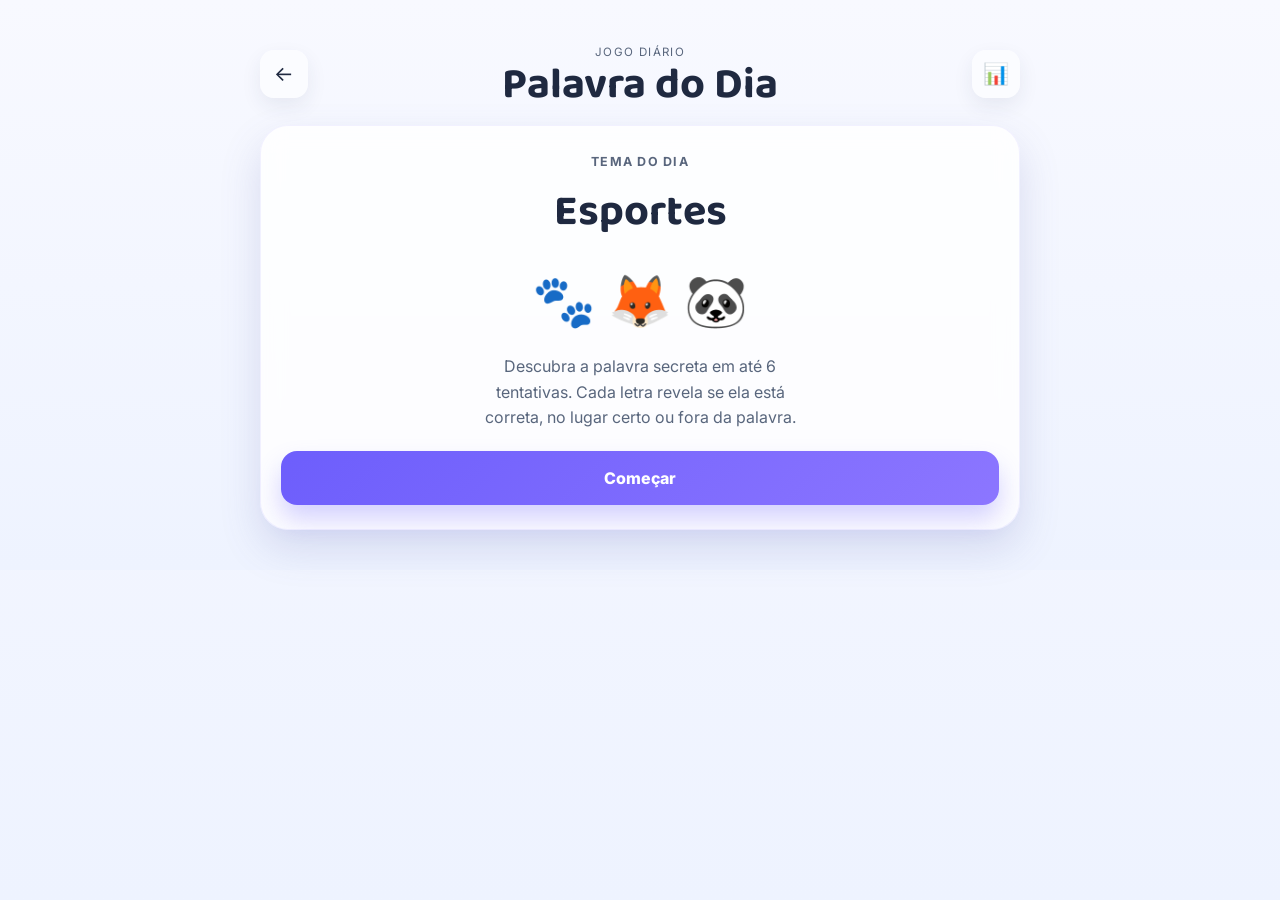
<file: index.html>
<!DOCTYPE html>
<html lang="pt-BR">
  <head>
    <meta charset="UTF-8" />
    <meta name="viewport" content="width=device-width, initial-scale=1.0" />
    <title>Palavra do Dia</title>
    <link rel="preconnect" href="https://fonts.googleapis.com" />
    <link rel="preconnect" href="https://fonts.gstatic.com" crossorigin />
    <link href="https://fonts.googleapis.com/css2?family=Baloo+2:wght@400;600;700;800&family=Inter:wght@400;500;600;700;800&display=swap" rel="stylesheet" />
    <link rel="stylesheet" href="styles.css" />
  </head>
  <body>
    <div class="app-shell">
      <header class="topbar">
        <button id="homeButton" class="ghost-button" aria-label="Voltar ao início">←</button>
        <div class="brand-block">
          <span class="brand-kicker">Jogo diário</span>
          <h1>Palavra do Dia</h1>
        </div>
        <button id="statusButton" class="ghost-button" aria-label="Ver estatísticas">📊</button>
      </header>

      <main class="screen active" id="startScreen">
        <section class="hero-card panel">
          <p class="eyebrow">Tema do dia</p>
          <h2 id="themePreview">Animais</h2>
          <div class="hero-illustration" aria-hidden="true">
            <span>🐾</span>
            <span>🦊</span>
            <span>🐼</span>
          </div>
          <p class="description">
            Descubra a palavra secreta em até 6 tentativas. Cada letra revela se ela está correta, no lugar certo ou fora da palavra.
          </p>
          <button id="startButton" class="primary-button">Começar</button>
        </section>
      </main>

      <main class="screen" id="gameScreen">
        <section class="panel game-panel">
          <div class="game-meta">
            <div>
              <span class="label">Tema</span>
              <strong id="themeLabel">Animais</strong>
            </div>
            <div>
              <span class="label">Letras</span>
              <strong id="wordLength">5</strong>
            </div>
            <div>
              <span class="label">Tentativas</span>
              <strong id="attemptCounter">0/6</strong>
            </div>
          </div>

          <div id="board" class="board" aria-live="polite"></div>

          <div class="message-row">
            <p id="message" class="message" aria-live="polite">Faça sua primeira tentativa.</p>
          </div>

          <div id="keyboard" class="keyboard" aria-label="Teclado virtual"></div>
        </section>
      </main>

      <aside class="panel stats-panel hidden" id="statsPanel">
        <h3>Estatísticas</h3>
        <div class="stats-grid">
          <div><span>Sequência</span><strong id="streakValue">0</strong></div>
          <div><span>Melhor</span><strong id="bestStreakValue">0</strong></div>
          <div><span>Vitórias</span><strong id="winsValue">0</strong></div>
          <div><span>Total</span><strong id="gamesValue">0</strong></div>
          <div><span>Última</span><strong id="lastWordValue">—</strong></div>
          <div><span>Acerto</span><strong id="winRateValue">0%</strong></div>
        </div>
      </aside>
    </div>

    <div id="resultModal" class="modal hidden" role="dialog" aria-modal="true" aria-labelledby="resultTitle">
      <div class="modal-card panel">
        <p class="eyebrow">Resultado</p>
        <h2 id="resultTitle">Você venceu!</h2>
        <p id="resultText">A palavra era <strong>... </strong></p>
        <button id="shareButton" class="secondary-button">Compartilhar</button>
        <button id="playAgainButton" class="primary-button">Jogar de novo</button>
      </div>
    </div>

    <script src="app.js"></script>
  </body>
</html>
</file>
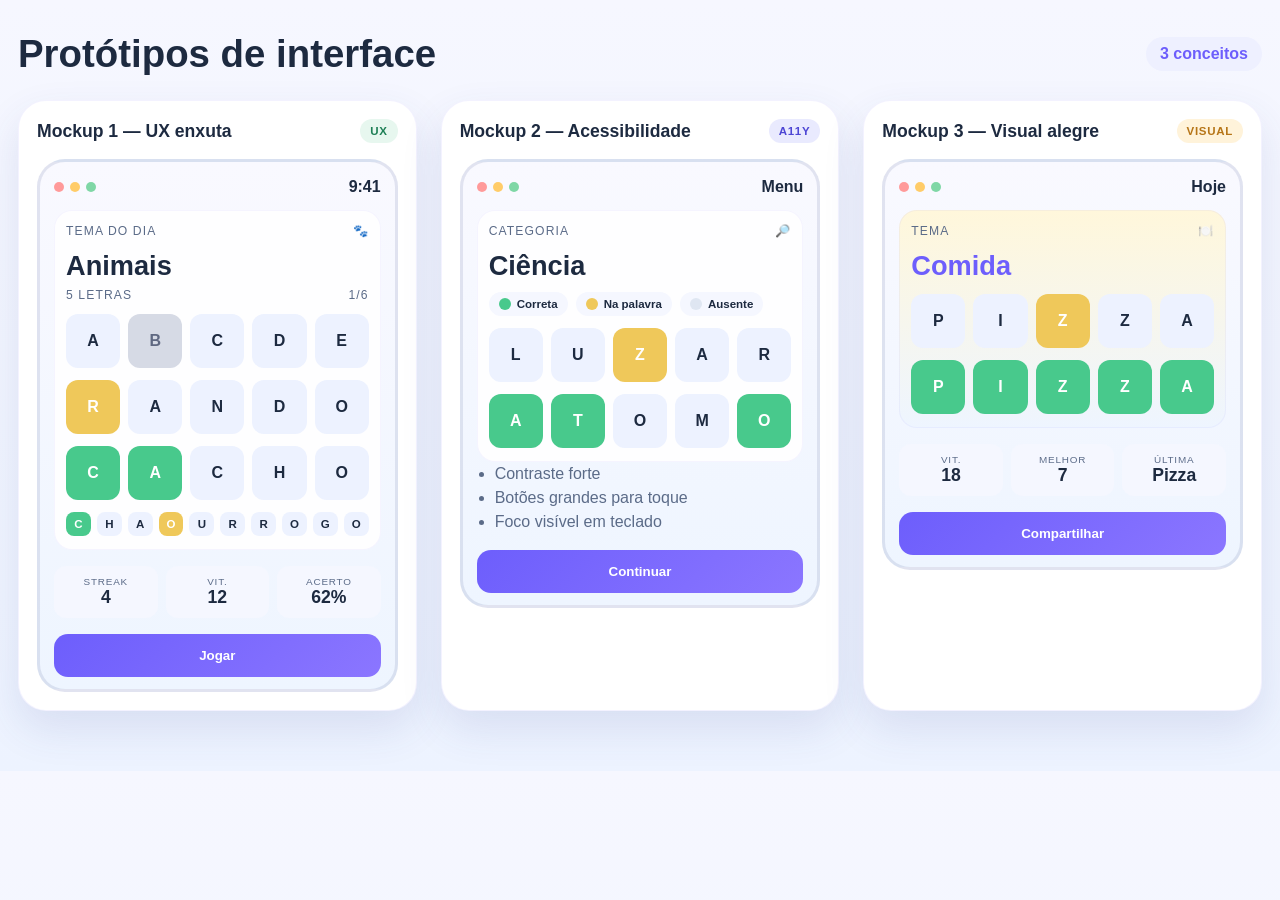
<file: mockups.html>
<!DOCTYPE html>
<html lang="pt-BR">
  <head>
    <meta charset="UTF-8" />
    <meta name="viewport" content="width=device-width, initial-scale=1.0" />
    <title>Mockups – Palavra do Dia</title>
    <style>
      :root {
        --bg: #f5f7ff;
        --card: #ffffff;
        --ink: #1d2a40;
        --muted: #5b6b88;
        --primary: #6d5efc;
        --primary-soft: #eef0ff;
        --success: #48c98c;
        --warning: #efc85a;
        --gray: #c0cadf;
        --shadow: 0 18px 42px rgba(60, 77, 145, 0.12);
      }
      * { box-sizing: border-box; }
      body {
        margin: 0;
        background: linear-gradient(180deg, #f6f7ff 0%, #edf3ff 100%);
        font-family: Inter, Arial, sans-serif;
        color: var(--ink);
      }
      .wrap {
        max-width: 1280px;
        margin: 0 auto;
        padding: 32px 18px 60px;
      }
      .header {
        display: flex;
        align-items: center;
        justify-content: space-between;
        gap: 18px;
        margin-bottom: 24px;
      }
      .header h1 {
        margin: 0;
        font-size: clamp(2rem, 3vw, 3rem);
      }
      .pill {
        background: var(--primary-soft);
        padding: 8px 14px;
        border-radius: 999px;
        font-weight: 700;
        color: var(--primary);
      }
      .mockup-grid {
        display: grid;
        grid-template-columns: repeat(auto-fit, minmax(280px, 1fr));
        gap: 24px;
      }
      .mockup {
        background: var(--card);
        border-radius: 28px;
        box-shadow: var(--shadow);
        padding: 18px;
        border: 1px solid rgba(109, 94, 252, 0.08);
      }
      .mockup-header {
        display: flex;
        align-items: center;
        justify-content: space-between;
        margin-bottom: 16px;
      }
      .mockup-header strong {
        font-size: 1.1rem;
      }
      .tag {
        border-radius: 999px;
        padding: 6px 10px;
        font-size: 0.72rem;
        font-weight: 700;
        text-transform: uppercase;
        letter-spacing: 0.06em;
      }
      .ux .tag { background: #e7f7ef; color: #1d7f55; }
      .a11y .tag { background: #e9eafe; color: #4d46d4; }
      .visual .tag { background: #fff3da; color: #b67517; }

      .phone {
        background: linear-gradient(180deg, #f9f9ff 0%, #eef5ff 100%);
        border-radius: 28px;
        padding: 16px 14px 12px;
        border: 3px solid rgba(118, 128, 172, 0.18);
      }
      .topbar-mini {
        display: flex;
        justify-content: space-between;
        align-items: center;
        margin-bottom: 14px;
      }
      .dot-row {
        display: flex; gap: 6px;
      }
      .dot { width: 10px; height: 10px; border-radius: 50%; background: #d9def3; }
      .dot:nth-child(1) { background: #ff9a9a; }
      .dot:nth-child(2) { background: #ffcc69; }
      .dot:nth-child(3) { background: #7fd7a6; }
      .panel-mini {
        background: rgba(255,255,255,0.9);
        border-radius: 18px;
        padding: 14px 12px;
        box-shadow: inset 0 0 0 1px rgba(109, 94, 252, 0.06);
      }
      .theme {
        display: flex; justify-content: space-between; align-items: center;
        color: var(--muted); font-size: 0.76rem; text-transform: uppercase; letter-spacing: 0.09em;
      }
      .big {
        font-size: 1.7rem; font-weight: 800; margin: 12px 0 6px;
      }
      .row-mini {
        display: grid; grid-template-columns: repeat(5, 1fr); gap: 8px; margin-top: 12px;
      }
      .cell-mini {
        aspect-ratio: 1;
        border-radius: 12px;
        display: flex; align-items: center; justify-content: center; font-weight: 800;
        background: #edf2ff; color: var(--ink);
      }
      .cell-mini.correct { background: var(--success); color: white; }
      .cell-mini.present { background: var(--warning); color: white; }
      .cell-mini.absent { background: #d6dae5; color: #5f6881; }
      .key-mini {
        display: grid; grid-template-columns: repeat(10, 1fr); gap: 6px; margin-top: 12px;
      }
      .key-mini span {
        display: flex; align-items: center; justify-content: center; height: 24px;
        border-radius: 8px; background: #edf2ff; font-size: 0.72rem; font-weight: 700;
      }
      .key-mini .correct { background: var(--success); color: white; }
      .key-mini .present { background: var(--warning); color: white; }
      .key-mini .absent { background: #dfe6f2; }
      .stats {
        display: grid; grid-template-columns: repeat(3, 1fr); gap: 8px; margin-top: 16px;
      }
      .stat {
        background: #f5f7ff; border-radius: 12px; text-align: center; padding: 10px 8px;
      }
      .stat small { color: var(--muted); text-transform: uppercase; letter-spacing: 0.08em; font-size: 0.62rem; display: block; }
      .stat strong { font-size: 1.1rem; }
      .cta {
        margin-top: 16px; display: block; width: 100%; text-align: center; padding: 14px 16px; border-radius: 14px; font-weight: 800;
        color: white; background: linear-gradient(135deg, var(--primary), #8b76ff); border: 0;
      }
      .meta-list {
        margin: 0; padding-left: 18px; color: var(--muted); line-height: 1.5;
      }
      .legend {
        display: flex; gap: 8px; margin-top: 10px; flex-wrap: wrap;
      }
      .badge {
        display: inline-flex; align-items: center; gap: 6px; padding: 6px 10px; border-radius: 999px; font-size: 0.72rem; font-weight: 700; background: #f5f7ff;
      }
      .swatch {
        width: 12px; height: 12px; border-radius: 50%; display: inline-block;
      }
      .swatch.green { background: var(--success); }
      .swatch.yellow { background: var(--warning); }
      .swatch.gray { background: #dfe6f2; }
    </style>
  </head>
  <body>
    <div class="wrap">
      <div class="header">
        <h1>Protótipos de interface</h1>
        <div class="pill">3 conceitos</div>
      </div>

      <div class="mockup-grid">
        <article class="mockup ux">
          <div class="mockup-header">
            <strong>Mockup 1 — UX enxuta</strong>
            <span class="tag">UX</span>
          </div>
          <div class="phone">
            <div class="topbar-mini">
              <div class="dot-row"><span class="dot"></span><span class="dot"></span><span class="dot"></span></div>
              <strong>9:41</strong>
            </div>
            <div class="panel-mini">
              <div class="theme"><span>Tema do dia</span><span>🐾</span></div>
              <div class="big">Animais</div>
              <div class="theme"><span>5 letras</span><span>1/6</span></div>
              <div class="row-mini">
                <div class="cell-mini">A</div><div class="cell-mini absent">B</div><div class="cell-mini">C</div><div class="cell-mini">D</div><div class="cell-mini">E</div>
              </div>
              <div class="row-mini">
                <div class="cell-mini present">R</div><div class="cell-mini">A</div><div class="cell-mini">N</div><div class="cell-mini">D</div><div class="cell-mini">O</div>
              </div>
              <div class="row-mini">
                <div class="cell-mini correct">C</div><div class="cell-mini correct">A</div><div class="cell-mini">C</div><div class="cell-mini">H</div><div class="cell-mini">O</div>
              </div>
              <div class="key-mini">
                <span class="correct">C</span><span>H</span><span>A</span><span class="present">O</span><span>U</span><span>R</span><span>R</span><span>O</span><span>G</span><span>O</span>
              </div>
            </div>
            <div class="stats">
              <div class="stat"><small>Streak</small><strong>4</strong></div>
              <div class="stat"><small>Vit.</small><strong>12</strong></div>
              <div class="stat"><small>Acerto</small><strong>62%</strong></div>
            </div>
            <button class="cta">Jogar</button>
          </div>
        </article>

        <article class="mockup a11y">
          <div class="mockup-header">
            <strong>Mockup 2 — Acessibilidade</strong>
            <span class="tag">A11Y</span>
          </div>
          <div class="phone">
            <div class="topbar-mini">
              <div class="dot-row"><span class="dot"></span><span class="dot"></span><span class="dot"></span></div>
              <strong>Menu</strong>
            </div>
            <div class="panel-mini">
              <div class="theme"><span>Categoria</span><span>🔎</span></div>
              <div class="big">Ciência</div>
              <div class="legend">
                <span class="badge"><span class="swatch green"></span>Correta</span>
                <span class="badge"><span class="swatch yellow"></span>Na palavra</span>
                <span class="badge"><span class="swatch gray"></span>Ausente</span>
              </div>
              <div class="row-mini">
                <div class="cell-mini">L</div><div class="cell-mini">U</div><div class="cell-mini present">Z</div><div class="cell-mini">A</div><div class="cell-mini">R</div>
              </div>
              <div class="row-mini">
                <div class="cell-mini correct">A</div><div class="cell-mini correct">T</div><div class="cell-mini">O</div><div class="cell-mini">M</div><div class="cell-mini correct">O</div>
              </div>
            </div>
            <ul class="meta-list">
              <li>Contraste forte</li>
              <li>Botões grandes para toque</li>
              <li>Foco visível em teclado</li>
            </ul>
            <button class="cta">Continuar</button>
          </div>
        </article>

        <article class="mockup visual">
          <div class="mockup-header">
            <strong>Mockup 3 — Visual alegre</strong>
            <span class="tag">Visual</span>
          </div>
          <div class="phone">
            <div class="topbar-mini">
              <div class="dot-row"><span class="dot"></span><span class="dot"></span><span class="dot"></span></div>
              <strong>Hoje</strong>
            </div>
            <div class="panel-mini" style="background: linear-gradient(180deg,#fff7db,#eef5ff);">
              <div class="theme"><span>tema</span><span>🍽️</span></div>
              <div class="big" style="color:#6d5efc;">Comida</div>
              <div class="row-mini">
                <div class="cell-mini">P</div><div class="cell-mini">I</div><div class="cell-mini present">Z</div><div class="cell-mini">Z</div><div class="cell-mini">A</div>
              </div>
              <div class="row-mini">
                <div class="cell-mini correct">P</div><div class="cell-mini correct">I</div><div class="cell-mini correct">Z</div><div class="cell-mini correct">Z</div><div class="cell-mini correct">A</div>
              </div>
            </div>
            <div class="stats">
              <div class="stat"><small>Vit.</small><strong>18</strong></div>
              <div class="stat"><small>Melhor</small><strong>7</strong></div>
              <div class="stat"><small>Última</small><strong>Pizza</strong></div>
            </div>
            <button class="cta">Compartilhar</button>
          </div>
        </article>
      </div>
    </div>
  </body>
</html>
</file>
<file: styles.css>
:root {
  --bg: #f4f6ff;
  --panel: #ffffff;
  --panel-alt: #eef3ff;
  --ink: #1f2940;
  --muted: #59667d;
  --primary: #6d5efc;
  --primary-dark: #4f46d8;
  --success: #1f9d63;
  --success-strong: #116b45;
  --warning: #d5a92b;
  --warning-strong: #a97900;
  --danger: #dfe5f4;
  --danger-strong: #7a89a8;
  --shadow: 0 18px 40px rgba(86, 96, 164, 0.18);
  --radius-xl: 28px;
  --radius-lg: 20px;
  --radius-md: 14px;
}

* { box-sizing: border-box; }

html, body {
  margin: 0;
  min-height: 100%;
  font-family: 'Inter', sans-serif;
  background: linear-gradient(180deg, #f8f9ff 0%, #eef3ff 100%);
  color: var(--ink);
}

body {
  display: flex;
  justify-content: center;
  padding: 24px 16px 40px;
}

button {
  font: inherit;
  border: none;
  cursor: pointer;
}

.app-shell {
  width: min(100%, 620px);
}

.topbar {
  display: flex;
  align-items: center;
  justify-content: space-between;
  gap: 12px;
  margin-bottom: 18px;
}

.brand-block {
  text-align: center;
}

.brand-kicker {
  display: inline-block;
  font-size: 0.72rem;
  color: var(--muted);
  text-transform: uppercase;
  letter-spacing: 0.12em;
}

.brand-block h1 {
  margin: 4px 0 0;
  font-family: 'Baloo 2', sans-serif;
  font-size: clamp(2rem, 4vw, 2.7rem);
  line-height: 1;
}

.ghost-button {
  width: 48px;
  height: 48px;
  border-radius: 14px;
  background: rgba(255,255,255,0.6);
  color: var(--ink);
  box-shadow: 0 8px 20px rgba(36, 45, 90, 0.08);
  font-size: 1.3rem;
}

.screen {
  display: none;
}

.screen.active {
  display: block;
}

.panel {
  background: rgba(255,255,255,0.82);
  border: 1px solid rgba(109, 94, 252, 0.08);
  border-radius: var(--radius-xl);
  box-shadow: var(--shadow);
  backdrop-filter: blur(12px);
}

.hero-card {
  padding: 28px 20px 24px;
  text-align: center;
}

.eyebrow {
  margin: 0 0 8px;
  font-size: 0.78rem;
  color: var(--muted);
  text-transform: uppercase;
  letter-spacing: 0.1em;
  font-weight: 700;
}

.hero-card h2 {
  margin: 0;
  font-size: clamp(1.8rem, 6vw, 2.7rem);
  font-family: 'Baloo 2', sans-serif;
}

.hero-illustration {
  display: flex;
  justify-content: center;
  gap: 12px;
  margin: 22px 0;
  font-size: clamp(2.2rem, 7vw, 3.2rem);
}

.description {
  margin: 0 auto 20px;
  max-width: 32ch;
  color: var(--muted);
  line-height: 1.6;
}

.primary-button,
.secondary-button {
  display: inline-flex;
  align-items: center;
  justify-content: center;
  width: 100%;
  min-height: 54px;
  padding: 0 20px;
  border-radius: 16px;
  font-weight: 800;
  transition: transform 0.15s ease, box-shadow 0.15s ease;
}

.primary-button {
  background: linear-gradient(135deg, var(--primary), #8c76ff);
  color: white;
  box-shadow: 0 14px 24px rgba(109, 94, 252, 0.28);
}

.secondary-button {
  background: rgba(109, 94, 252, 0.08);
  color: var(--primary-dark);
}

.primary-button:hover,
.secondary-button:hover,
.ghost-button:hover,
.key:hover {
  transform: translateY(-1px);
}

.game-panel {
  padding: 18px 16px 10px;
}

.game-meta {
  display: grid;
  grid-template-columns: repeat(3, 1fr);
  gap: 8px;
  margin-bottom: 18px;
}

.game-meta > div {
  background: var(--panel-alt);
  border-radius: 14px;
  padding: 8px 10px;
  text-align: center;
}

.label {
  display: block;
  font-size: 0.72rem;
  color: var(--muted);
  text-transform: uppercase;
  letter-spacing: 0.06em;
}

.board {
  display: grid;
  gap: 8px;
  margin-bottom: 18px;
}

.row {
  display: grid;
  grid-template-columns: repeat(5, minmax(0, 1fr));
  gap: 8px;
}

.cell {
  width: 100%;
  min-height: 58px;
  border-radius: 14px;
  background: #f0f4ff;
  border: 2px solid #dfe8ff;
  display: flex;
  align-items: center;
  justify-content: center;
  font-size: 1.7rem;
  font-weight: 800;
  text-transform: uppercase;
  transition: all 0.15s ease;
}

.cell.filled {
  border-color: #b5c7ff;
  background: #fff;
}

.cell.correct {
  background: var(--success);
  border-color: var(--success);
  color: #ffffff;
}

.cell.present {
  background: var(--warning);
  border-color: var(--warning);
  color: #ffffff;
}

.cell.absent {
  background: var(--danger);
  border-color: var(--danger-strong);
  color: var(--ink);
}

.message-row {
  margin-top: 10px;
  min-height: 24px;
}

.message {
  margin: 0;
  color: var(--muted);
  text-align: center;
  font-weight: 600;
}

.keyboard {
  display: grid;
  grid-template-columns: repeat(10, minmax(0, 1fr));
  gap: 8px;
  margin-top: 14px;
}

.key {
  min-height: 48px;
  min-width: 30px;
  border-radius: 12px;
  background: #edf2ff;
  color: var(--ink);
  font-weight: 700;
  text-transform: uppercase;
}

.key.correct { background: var(--success); color: #ffffff; }
.key.present { background: var(--warning); color: #ffffff; }
.key.absent { background: var(--danger); color: var(--ink); }

.key:focus-visible,
.primary-button:focus-visible,
.secondary-button:focus-visible,
.ghost-button:focus-visible,
.cell:focus-visible {
  outline: 3px solid #1f2940;
  outline-offset: 3px;
}

.stats-panel {
  margin-top: 18px;
  padding: 20px 18px;
}

.stats-panel h3 {
  margin: 0 0 18px;
  font-size: 1.2rem;
}

.stats-grid {
  display: grid;
  grid-template-columns: repeat(2, minmax(0, 1fr));
  gap: 12px;
}

.stats-grid > div {
  background: #f5f7ff;
  border-radius: 14px;
  padding: 12px 10px;
  text-align: center;
}

.stats-grid span {
  display: block;
  font-size: 0.72rem;
  color: var(--muted);
  text-transform: uppercase;
  letter-spacing: 0.06em;
}

.stats-grid strong {
  display: block;
  margin-top: 6px;
  font-size: 1.2rem;
}

.hidden { display: none !important; }

.modal {
  position: fixed;
  inset: 0;
  display: grid;
  place-items: center;
  background: rgba(22, 25, 38, 0.42);
  padding: 20px;
}

.modal-card {
  width: min(100%, 360px);
  padding: 26px 20px 20px;
  text-align: center;
}

.modal-card h2 {
  margin: 0 0 10px;
  font-size: clamp(1.5rem, 6vw, 2rem);
}

.modal-card p {
  margin: 0 0 18px;
  color: var(--muted);
  line-height: 1.6;
}

@media (min-width: 700px) {
  body { padding-top: 40px; }
  .app-shell { width: min(100%, 760px); }
  .game-panel { padding: 24px 22px 16px; }
  .cell { min-height: 64px; }
}
</file>
